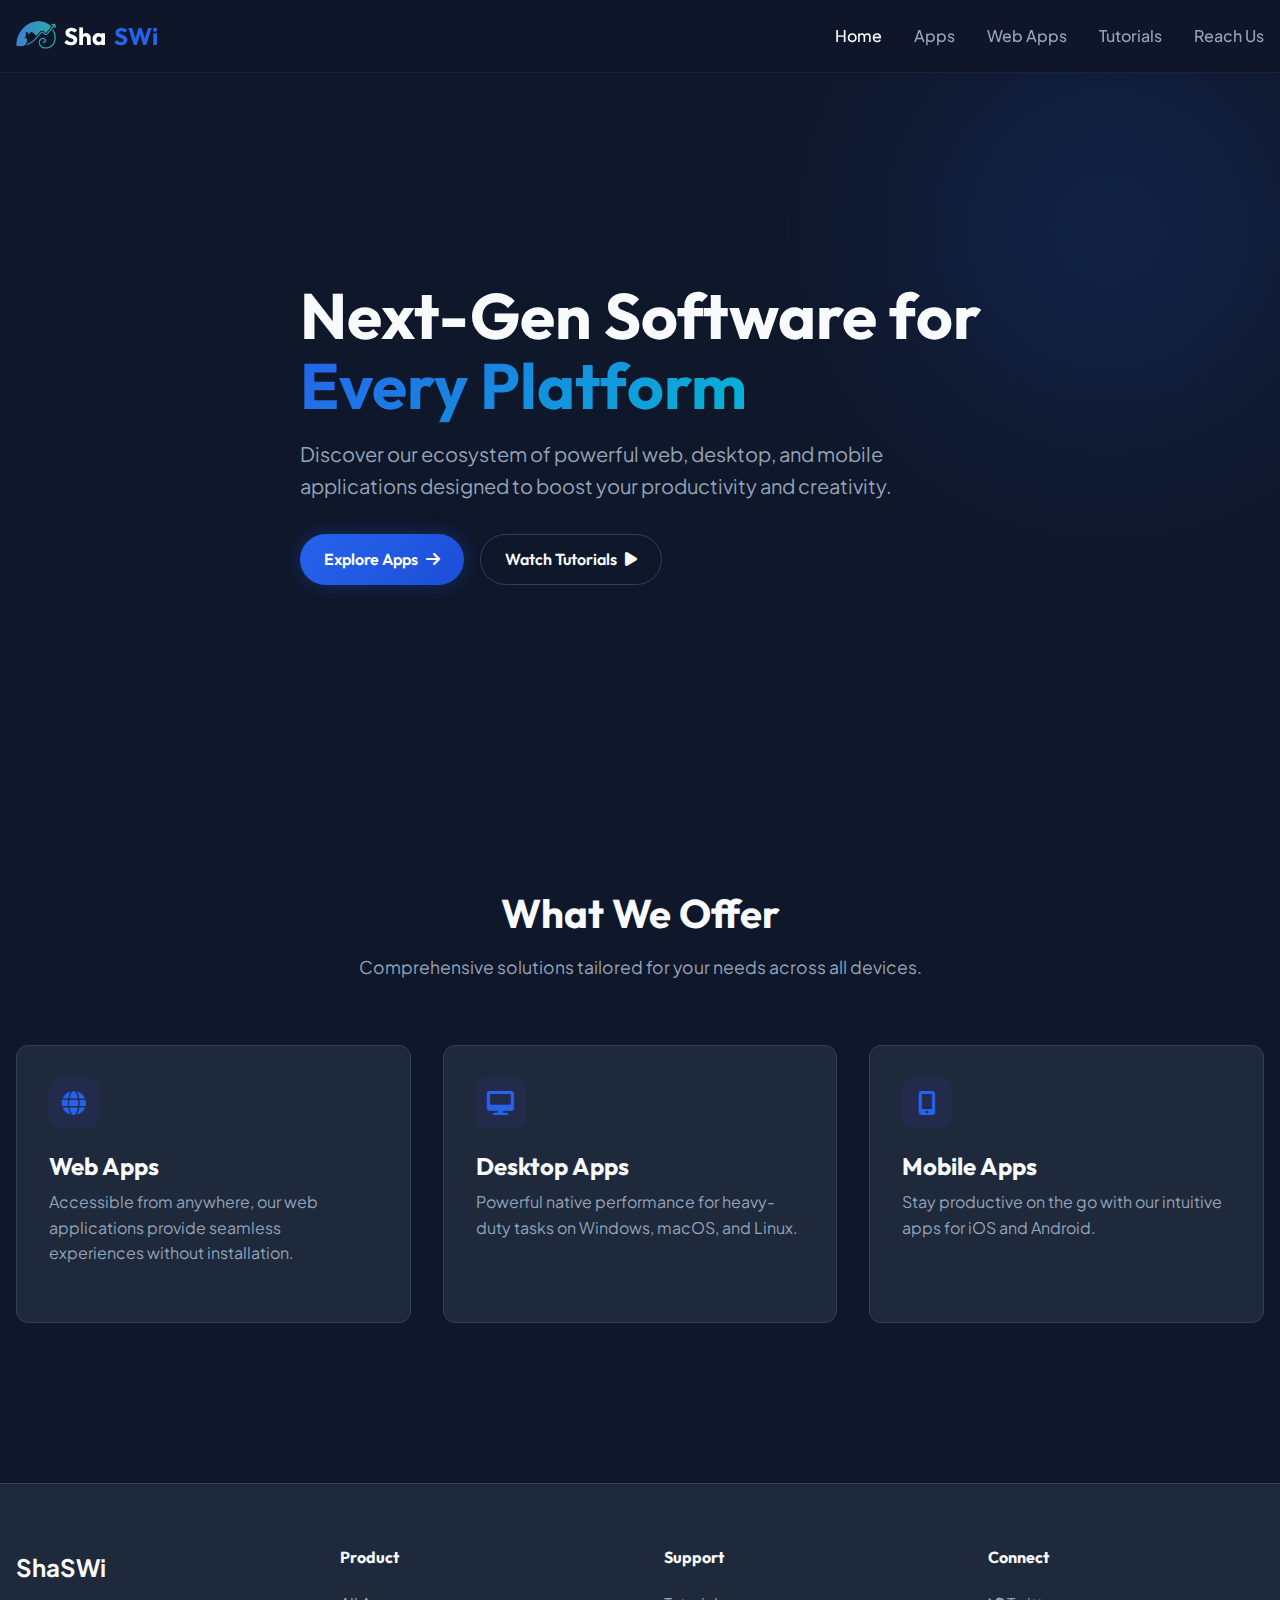
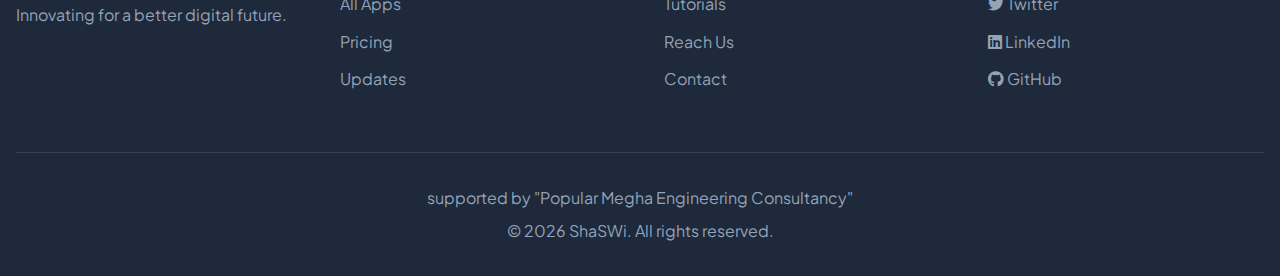
<file: index.html>
<!DOCTYPE html>
<html lang="en">

<head>
    <meta charset="UTF-8">
    <meta name="viewport" content="width=device-width, initial-scale=1.0">
    <title>ShaSWi - Modern Digital Solutions</title>
    <link rel="stylesheet" href="css/style.css">
    <link rel="stylesheet" href="https://cdnjs.cloudflare.com/ajax/libs/font-awesome/6.0.0/css/all.min.css">
</head>

<body>
    <!-- Navbar -->
    <nav class="navbar">
        <div class="container nav-container">
            <a href="index.html" class="logo">
                <img src="images/logo.png" alt="ShaSWi Logo" style="height: 40px;">
                Sha<span>SWi</span>
            </a>
            <div class="mobile-toggle">
                <i class="fas fa-bars"></i>
            </div>
            <ul class="nav-links">
                <li><a href="index.html" class="nav-link active">Home</a></li>
                <li><a href="apps.html" class="nav-link">Apps</a></li>
                <li><a href="apps.html#web-apps" class="nav-link">Web Apps</a></li>
                <li><a href="tutorials.html" class="nav-link">Tutorials</a></li>
                <li><a href="reach-us.html" class="nav-link">Reach Us</a></li>
            </ul>
        </div>
    </nav>

    <!-- Hero Section -->
    <header class="hero">
        <div class="container">
            <div class="hero-content">
                <h1 class="hero-title">Next-Gen Software for <br><span class="text-gradient">Every Platform</span></h1>
                <p class="hero-description">Discover our ecosystem of powerful web, desktop, and mobile applications
                    designed to boost your productivity and creativity.</p>
                <div class="hero-actions">
                    <a href="apps.html" class="btn btn-primary">
                        Explore Apps <i class="fas fa-arrow-right"></i>
                    </a>
                    <a href="tutorials.html" class="btn btn-outline">
                        Watch Tutorials <i class="fas fa-play"></i>
                    </a>
                </div>
            </div>
        </div>
    </header>

    <!-- About/Features Section -->
    <section class="section">
        <div class="container">
            <div class="text-center">
                <h2 class="section-title">What We Offer</h2>
                <p class="section-subtitle">Comprehensive solutions tailored for your needs across all devices.</p>
            </div>
            <div class="grid">
                <a href="apps.html#web-apps" class="card"
                    style="text-decoration: none; color: inherit; display: block; transition: transform 0.2s;">
                    <div class="card-icon"><i class="fas fa-globe"></i></div>
                    <h3 class="card-title">Web Apps</h3>
                    <p class="card-desc">Accessible from anywhere, our web applications provide seamless experiences
                        without installation.</p>
                </a>
                <a href="apps.html#desktop-apps" class="card"
                    style="text-decoration: none; color: inherit; display: block; transition: transform 0.2s;">
                    <div class="card-icon"><i class="fas fa-desktop"></i></div>
                    <h3 class="card-title">Desktop Apps</h3>
                    <p class="card-desc">Powerful native performance for heavy-duty tasks on Windows, macOS, and Linux.
                    </p>
                </a>
                <a href="apps.html#mobile-apps" class="card"
                    style="text-decoration: none; color: inherit; display: block; transition: transform 0.2s;">
                    <div class="card-icon"><i class="fas fa-mobile-alt"></i></div>
                    <h3 class="card-title">Mobile Apps</h3>
                    <p class="card-desc">Stay productive on the go with our intuitive apps for iOS and Android.</p>
                </a>
            </div>
        </div>
    </section>

    <!-- Footer -->
    <footer>
        <div class="container">
            <div class="footer-content">
                <div class="footer-brand">
                    <div class="footer-logo">ShaSWi</div>
                    <p style="color: var(--text-muted);">Innovating for a better digital future.</p>
                </div>
                <div class="footer-links">
                    <h4>Product</h4>
                    <ul>
                        <li><a href="apps.html">All Apps</a></li>
                        <li><a href="#">Pricing</a></li>
                        <li><a href="#">Updates</a></li>
                    </ul>
                </div>
                <div class="footer-links">
                    <h4>Support</h4>
                    <ul>
                        <li><a href="tutorials.html">Tutorials</a></li>
                        <li><a href="reach-us.html">Reach Us</a></li>
                        <li><a href="#">Contact</a></li>
                    </ul>
                </div>
                <div class="footer-links">
                    <h4>Connect</h4>
                    <ul>
                        <li><a href="#"><i class="fab fa-twitter"></i> Twitter</a></li>
                        <li><a href="#"><i class="fab fa-linkedin"></i> LinkedIn</a></li>
                        <li><a href="#"><i class="fab fa-github"></i> GitHub</a></li>
                    </ul>
                </div>
            </div>
            <div class="copyright">
                <p style="margin-bottom: 0.5rem; color: var(--text-muted);">supported by "Popular Megha Engineering
                    Consultancy"</p>
                &copy; 2026 ShaSWi. All rights reserved.
            </div>
        </div>
    </footer>

    <script src="js/main.js"></script>
</body>

</html>
</file>
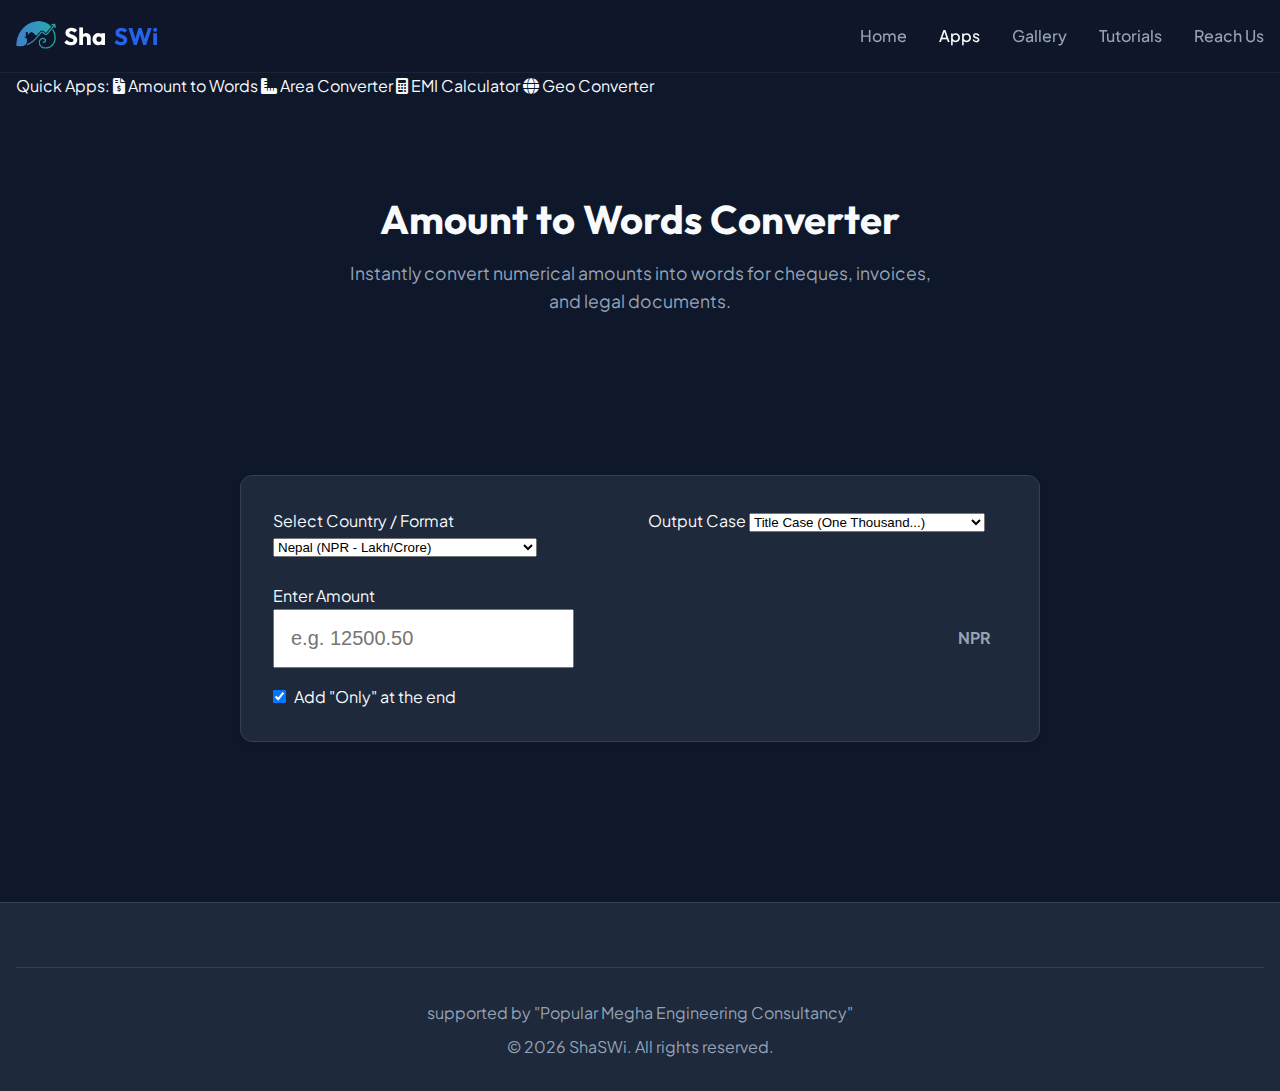
<file: amount-converter.html>
<!DOCTYPE html>
<html lang="en">

<head>
    <meta charset="UTF-8">
    <meta name="viewport" content="width=device-width, initial-scale=1.0">
    <title>Amount to Words Converter - ShaSWi</title>
    <link rel="stylesheet" href="css/style.css">
    <link rel="stylesheet" href="https://cdnjs.cloudflare.com/ajax/libs/font-awesome/6.0.0/css/all.min.css">
    <style>
        .converter-card {
            background: var(--surface);
            padding: 2rem;
            border-radius: 12px;
            box-shadow: 0 4px 6px -1px rgba(0, 0, 0, 0.1);
            border: 1px solid var(--border);
            max-width: 800px;
            margin: 0 auto;
        }

        .result-box {
            margin-top: 2rem;
            padding: 1.5rem;
            background: var(--background);
            border-radius: 8px;
            border: 1px solid var(--border);
            position: relative;
        }

        .result-text {
            font-size: 1.25rem;
            font-weight: 600;
            color: var(--primary);
            line-height: 1.6;
            margin-bottom: 0.5rem;
        }

        .copy-btn {
            position: absolute;
            top: 1rem;
            right: 1rem;
            background: transparent;
            border: none;
            color: var(--text-muted);
            cursor: pointer;
            transition: color 0.3s;
        }

        .copy-btn:hover {
            color: var(--primary);
        }

        .format-badge {
            display: inline-block;
            padding: 0.25rem 0.75rem;
            border-radius: 999px;
            font-size: 0.75rem;
            font-weight: 600;
            margin-bottom: 1rem;
        }

        .format-nepal {
            background: rgba(37, 99, 235, 0.1);
            color: var(--primary);
        }

        .format-intl {
            background: rgba(16, 185, 129, 0.1);
            color: var(--secondary);
        }

        /* Currency toggle switch */
        .toggle-switch {
            display: flex;
            align-items: center;
            gap: 0.5rem;
            margin-top: 1rem;
        }

        #amount-input {
            padding: 1rem;
            font-size: 1.25rem;
            height: auto;
        }
    </style>
</head>

<body>
    <nav class="navbar">
        <div class="container nav-container">
            <a href="index.html" class="logo"><img src="images/logo.png" alt="ShaSWi Logo" style="height: 40px;">
                Sha<span>SWi</span></a>
            <div class="mobile-toggle"><i class="fas fa-bars"></i></div>
            <ul class="nav-links">
                <li><a href="index.html" class="nav-link">Home</a></li>
                <li><a href="apps.html" class="nav-link active">Apps</a></li>
                <li><a href="gallery.html" class="nav-link">Gallery</a></li>
                <li><a href="tutorials.html" class="nav-link">Tutorials</a></li>
                <li><a href="reach-us.html" class="nav-link">Reach Us</a></li>
            </ul>
        </div>
    </nav>

    <!-- Quick Access Bar -->
    <div class="quick-access-bar">
        <div class="container quick-access-container">
            <span class="quick-access-label">Quick Apps:</span>
            <a href="amount-converter.html" class="quick-access-link active"><i class="fas fa-file-invoice-dollar"></i>
                Amount to Words</a>
            <a href="area-converter.html" class="quick-access-link"><i class="fas fa-ruler-combined"></i> Area
                Converter</a>
            <a href="emi-calculator.html" class="quick-access-link"><i class="fas fa-calculator"></i> EMI Calculator</a>
            <a href="geo-converter.html" class="quick-access-link"><i class="fas fa-globe"></i> Geo Converter</a>
        </div>
    </div>

    <header class="section text-center" style="padding-bottom: 0;">
        <div class="container">
            <h1 class="section-title">Amount to Words Converter</h1>
            <p class="section-subtitle">Instantly convert numerical amounts into words for cheques, invoices, and legal
                documents.</p>
        </div>
    </header>

    <section class="section">
        <div class="container">
            <div class="converter-card">
                <div class="grid" style="grid-template-columns: 1fr 1fr; gap: 1rem; margin-bottom: 1.5rem;">
                    <!-- Country/Format Selection -->
                    <div class="input-group">
                        <label>Select Country / Format</label>
                        <select id="country-select">
                            <option value="nepal" selected>Nepal (NPR - Lakh/Crore)</option>
                            <option value="india">India (INR - Lakh/Crore)</option>
                            <option value="usa">USA / International (USD - Million/Billion)</option>
                            <option value="australia">Australia (AUD - Million/Billion)</option>
                            <option value="canada">Canada (CAD - Million/Billion)</option>
                            <option value="euro">Europe (EUR - Million/Billion)</option>
                            <option value="uk">UK (GBP - Million/Billion)</option>
                        </select>
                    </div>

                    <!-- Currency Mode -->
                    <div class="input-group">
                        <label>Output Case</label>
                        <select id="case-select">
                            <option value="title" selected>Title Case (One Thousand...)</option>
                            <option value="upper">UPPERCASE (ONE THOUSAND...)</option>
                            <option value="lower">lowercase (one thousand...)</option>
                            <option value="sentence">Sentence case (One thousand...)</option>
                        </select>
                    </div>
                </div>

                <!-- Input Amount -->
                <div class="input-group">
                    <label>Enter Amount</label>
                    <div style="position: relative;">
                        <input type="number" id="amount-input" placeholder="e.g. 12500.50" step="0.01" min="0">
                        <span id="currency-symbol"
                            style="position: absolute; right: 1rem; top: 50%; transform: translateY(-50%); color: var(--text-muted); font-weight: bold;">NPR</span>
                    </div>
                </div>

                <div class="toggle-switch">
                    <input type="checkbox" id="only-suffix" checked>
                    <label for="only-suffix" style="margin-bottom: 0; cursor: pointer;">Add "Only" at the end</label>
                </div>

                <!-- Result Box -->
                <div class="result-box" id="result-box" style="display: none;">
                    <button class="copy-btn" id="copy-btn" title="Copy to Clipboard"><i
                            class="fas fa-copy"></i></button>
                    <div id="format-badge" class="format-badge format-nepal">Nepali Format</div>
                    <div class="result-text" id="result-text">
                        <!-- Result will appear here -->
                    </div>
                    <div style="margin-top: 0.5rem; font-size: 0.9rem; color: var(--text-muted);">
                        <span id="decimal-part-text"></span>
                    </div>
                </div>
            </div>
        </div>
    </section>

    <footer>
        <div class="container">
            <div class="copyright">
                <p style="margin-bottom: 0.5rem; color: var(--text-muted);">supported by "Popular Megha Engineering
                    Consultancy"</p>
                &copy; 2026 ShaSWi. All rights reserved.
            </div>
        </div>
    </footer>
    <script src="js/main.js"></script>
    <script src="js/amount-converter.js"></script>
</body>

</html>
</file>
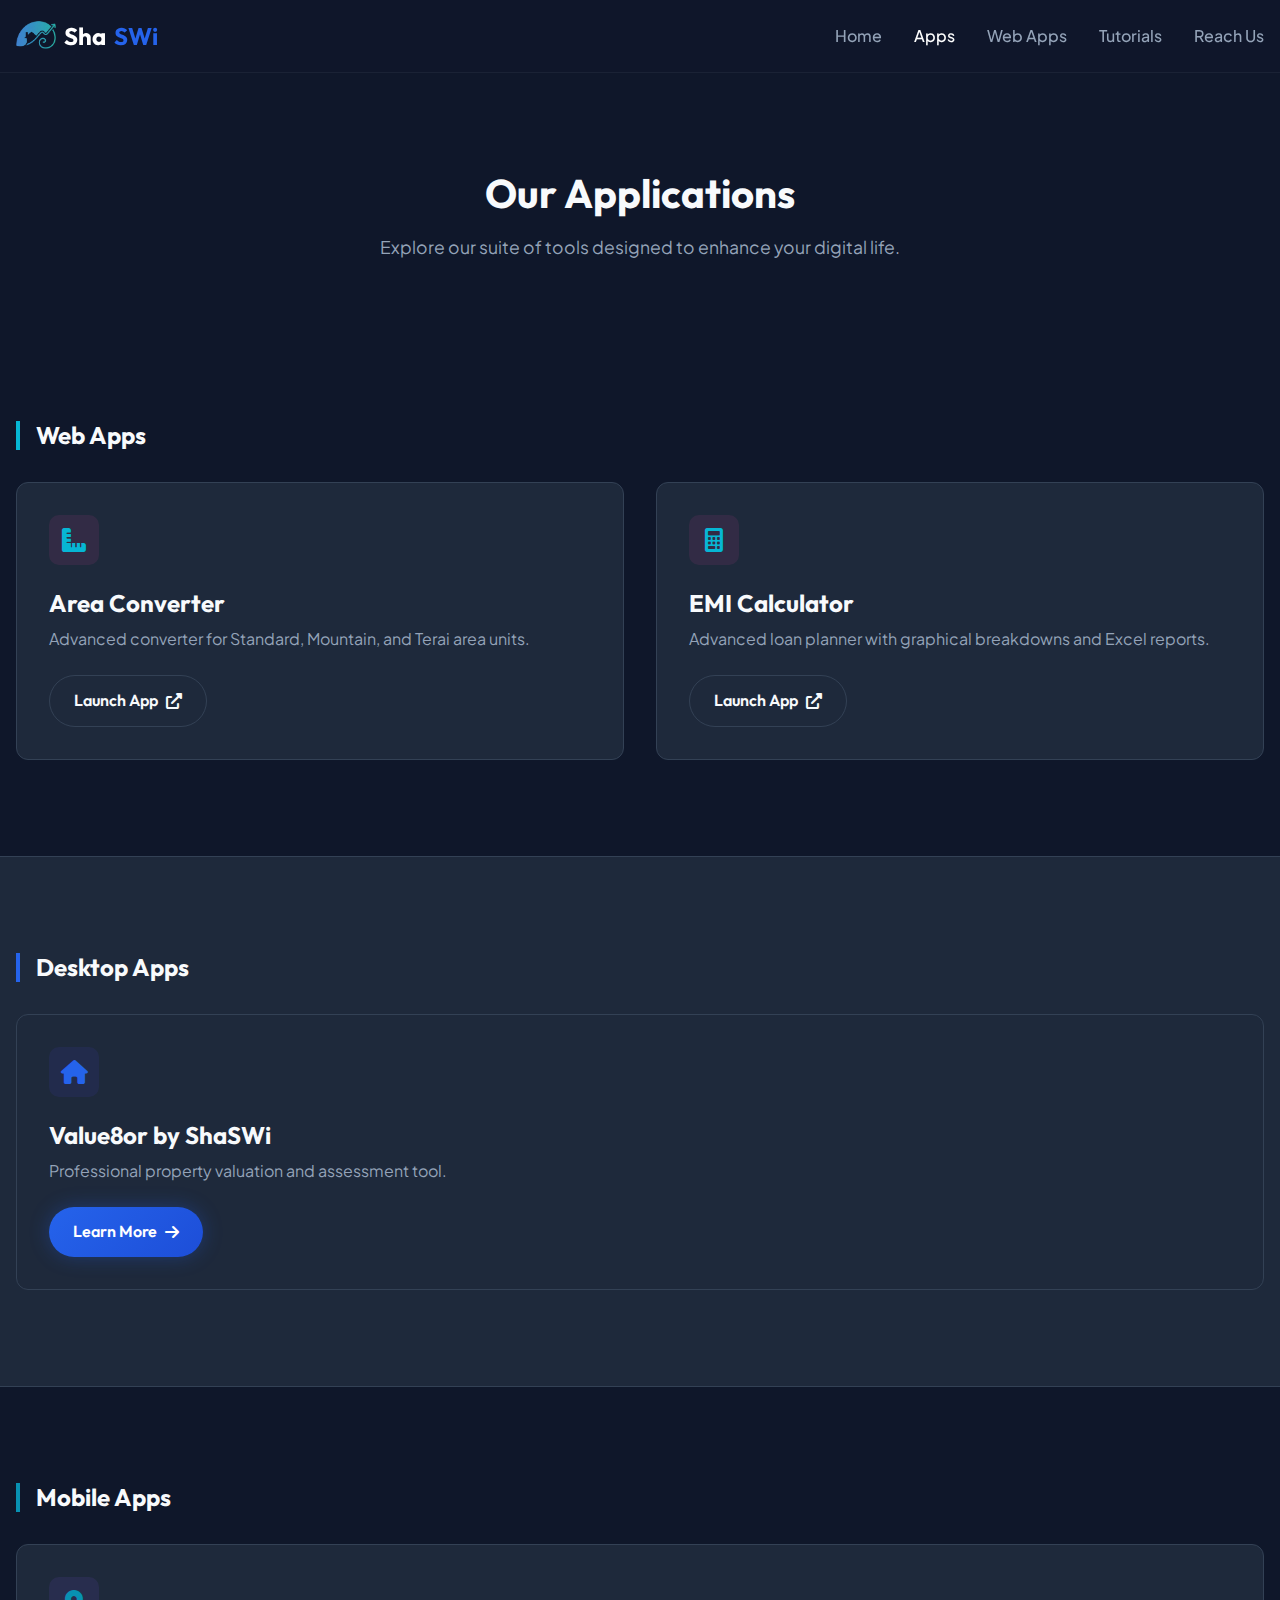
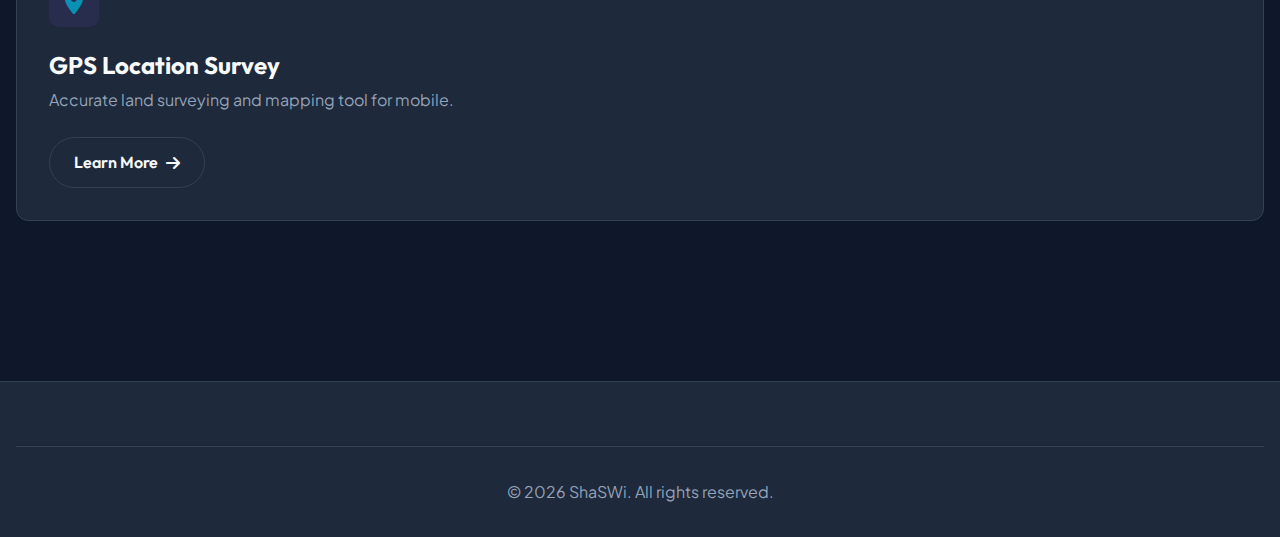
<file: apps.html>
<!DOCTYPE html>
<html lang="en">

<head>
    <meta charset="UTF-8">
    <meta name="viewport" content="width=device-width, initial-scale=1.0">
    <title>Apps - ShaSWi</title>
    <link rel="stylesheet" href="css/style.css">
    <link rel="stylesheet" href="https://cdnjs.cloudflare.com/ajax/libs/font-awesome/6.0.0/css/all.min.css">
</head>

<body>
    <nav class="navbar">
        <div class="container nav-container">
            <a href="index.html" class="logo"><img src="images/logo.png" alt="ShaSWi Logo" style="height: 40px;">
                Sha<span>SWi</span></a>
            <div class="mobile-toggle"><i class="fas fa-bars"></i></div>
            <ul class="nav-links">
                <li><a href="index.html" class="nav-link">Home</a></li>
                <li><a href="apps.html" class="nav-link active">Apps</a></li>
                <li><a href="apps.html#web-apps" class="nav-link">Web Apps</a></li>
                <li><a href="tutorials.html" class="nav-link">Tutorials</a></li>
                <li><a href="reach-us.html" class="nav-link">Reach Us</a></li>
            </ul>
        </div>
    </nav>

    <header class="section text-center" style="padding-bottom: 0;">
        <div class="container">
            <h1 class="section-title">Our Applications</h1>
            <p class="section-subtitle">Explore our suite of tools designed to enhance your digital life.</p>
        </div>
    </header>

    <section class="section">
        <div class="container">
            <h2 id="web-apps" style="margin-bottom: 2rem; border-left: 4px solid var(--secondary); padding-left: 1rem;">
                Web Apps</h2>
            <div class="grid">

                <!-- Area Converter App -->
                <div class="card">
                    <div class="card-icon" style="color: var(--secondary); background: rgba(236, 72, 153, 0.1);"><i
                            class="fas fa-ruler-combined"></i></div>
                    <h3 class="card-title">Area Converter</h3>
                    <p class="card-desc">Advanced converter for Standard, Mountain, and Terai area units.</p>
                    <a href="area-converter.html" class="btn btn-outline">Launch App <i
                            class="fas fa-external-link-alt"></i></a>
                </div>
                <!-- End Area Converter -->

                <div class="card">
                    <div class="card-icon" style="color: var(--secondary); background: rgba(236, 72, 153, 0.1);"><i
                            class="fas fa-calculator"></i></div>
                    <h3 class="card-title">EMI Calculator</h3>
                    <p class="card-desc">Advanced loan planner with graphical breakdowns and Excel reports.</p>
                    <a href="emi-calculator.html" class="btn btn-outline">Launch App <i
                            class="fas fa-external-link-alt"></i></a>
                </div>
            </div>
        </div>
    </section>

    <section class="section"
        style="background: var(--surface); border-top: 1px solid var(--border); border-bottom: 1px solid var(--border);">
        <div class="container">
            <h2 style="margin-bottom: 2rem; border-left: 4px solid var(--primary); padding-left: 1rem;">Desktop Apps
            </h2>
            <div class="grid">
                <!-- Value8or App -->
                <div class="card">
                    <div class="card-icon"><i class="fas fa-home"></i></div>
                    <h3 class="card-title">Value8or by ShaSWi</h3>
                    <p class="card-desc">Professional property valuation and assessment tool.</p>
                    <a href="value8or.html" class="btn btn-primary">Learn More <i class="fas fa-arrow-right"></i></a>
                </div>
                <!-- Previous Apps -->

            </div>
        </div>
    </section>

    <section class="section">
        <div class="container">
            <h2 id="mobile-apps" style="margin-bottom: 2rem; border-left: 4px solid var(--accent); padding-left: 1rem;">
                Mobile Apps</h2>
            <div class="grid">
                <!-- GPS Survey App -->
                <div class="card">
                    <div class="card-icon" style="color: var(--accent); background: rgba(139, 92, 246, 0.1);"><i
                            class="fas fa-map-marker-alt"></i></div>
                    <h3 class="card-title">GPS Location Survey</h3>
                    <p class="card-desc">Accurate land surveying and mapping tool for mobile.</p>
                    <a href="gps-survey.html" class="btn btn-outline">Learn More <i class="fas fa-arrow-right"></i></a>
                </div>
                <!-- Other Mobile Apps -->

            </div>
        </div>
    </section>

    <footer>
        <div class="container">
            <div class="copyright">
                &copy; 2026 ShaSWi. All rights reserved.
            </div>
        </div>
    </footer>
    <script src="js/main.js"></script>
</body>

</html>
</file>
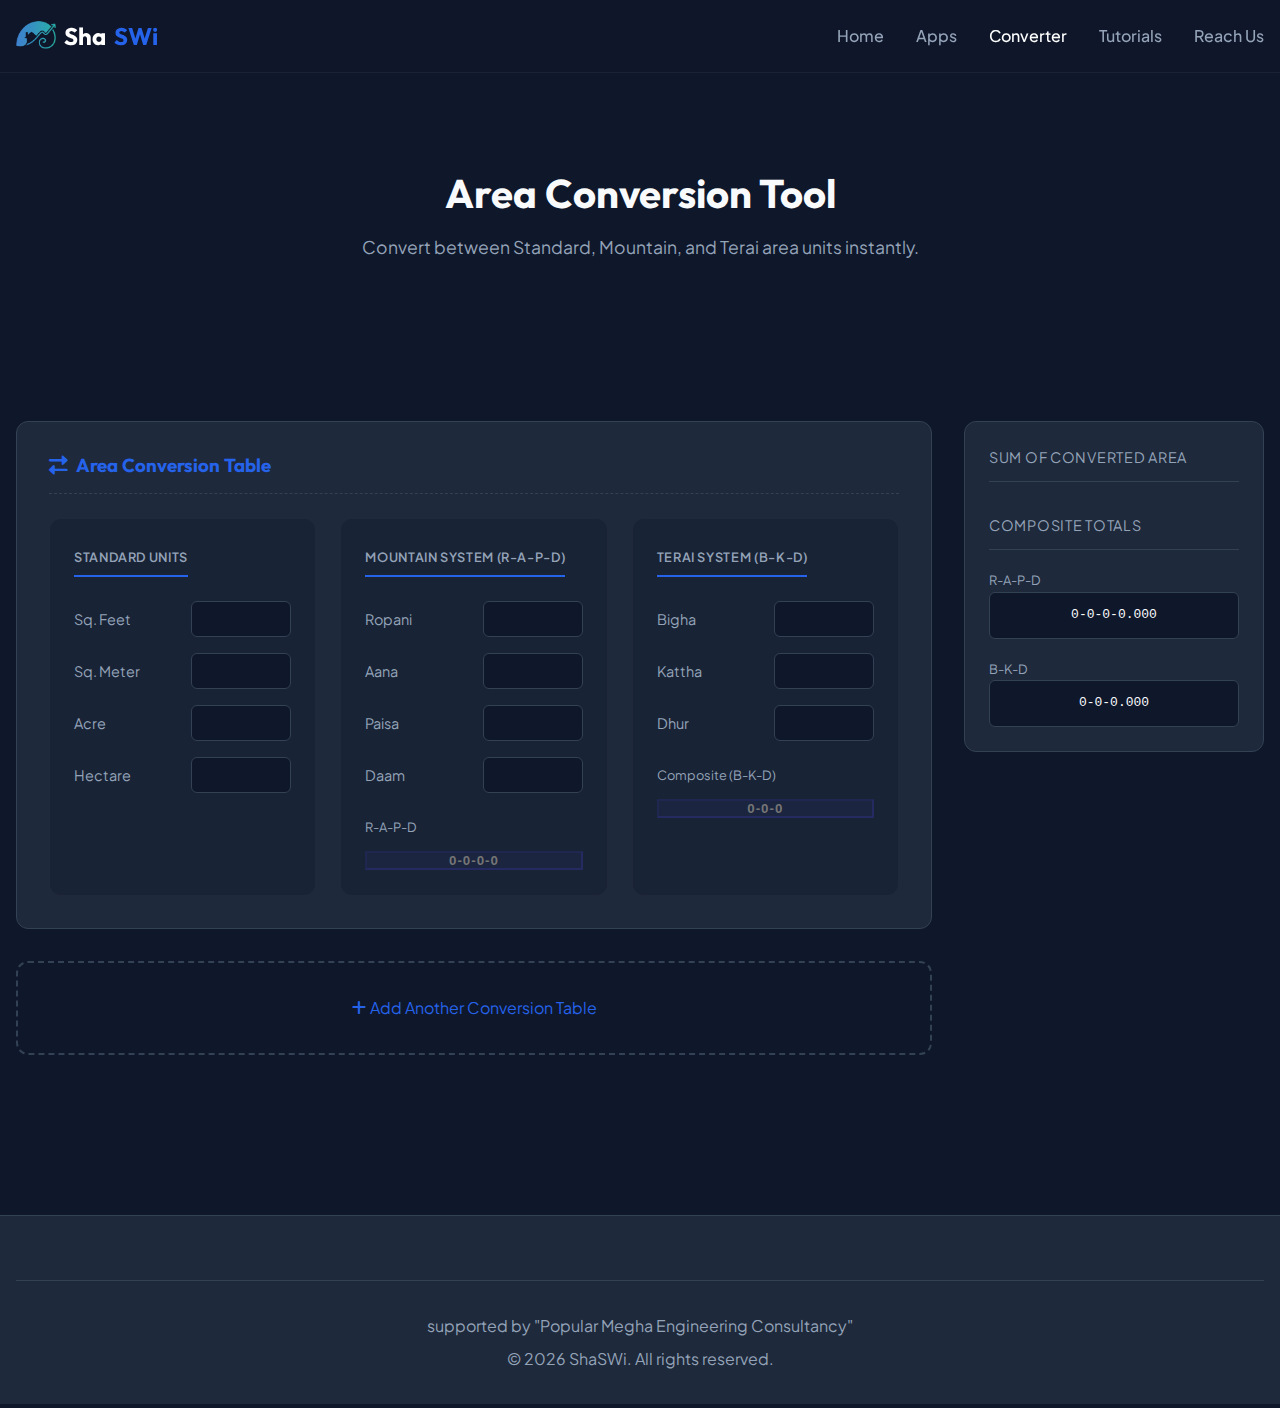
<file: area-converter.html>
<!DOCTYPE html>
<html lang="en">

<head>
    <meta charset="UTF-8">
    <meta name="viewport" content="width=device-width, initial-scale=1.0">
    <title>Area Converter - ShaSWi</title>
    <link rel="stylesheet" href="css/style.css">
    <link rel="stylesheet" href="css/converter.css">
    <link rel="stylesheet" href="https://cdnjs.cloudflare.com/ajax/libs/font-awesome/6.0.0/css/all.min.css">
</head>

<body>
    <nav class="navbar">
        <div class="container nav-container">
            <a href="index.html" class="logo"><img src="images/logo.png" alt="ShaSWi Logo" style="height: 40px;">
                Sha<span>SWi</span></a>
            <div class="mobile-toggle"><i class="fas fa-bars"></i></div>
            <ul class="nav-links">
                <li><a href="index.html" class="nav-link">Home</a></li>
                <li><a href="apps.html" class="nav-link">Apps</a></li>
                <li><a href="area-converter.html" class="nav-link active">Converter</a></li>
                <li><a href="tutorials.html" class="nav-link">Tutorials</a></li>
                <li><a href="reach-us.html" class="nav-link">Reach Us</a></li>
            </ul>
        </div>
    </nav>

    <header class="section text-center" style="padding-bottom: 0;">
        <div class="container">
            <h1 class="section-title">Area Conversion Tool</h1>
            <p class="section-subtitle">Convert between Standard, Mountain, and Terai area units instantly.</p>
        </div>
    </header>

    <section class="section">
        <div class="container">
            <div class="converter-layout">
                <!-- Main Content: List of Conversion Tables -->
                <div class="main-content">
                    <div id="converters-container">
                        <!-- JS renders tables here -->
                    </div>

                    <div id="add-converter-btn" class="add-btn-container">
                        <i class="fas fa-plus"></i> Add Another Conversion Table
                    </div>
                </div>

                <!-- Sidebar: Summary -->
                <aside class="summary-sidebar">
                    <div class="sidebar-title">Sum of Converted Area</div>
                    <div id="summary-values">
                        <!-- JS renders summary rows here -->
                    </div>

                    <div style="margin-top: 2rem;">
                        <div class="sidebar-title">Composite Totals</div>
                        <div style="margin-bottom: 1rem;">
                            <label style="font-size: 0.8rem; color: var(--text-muted);">R-A-P-D</label>
                            <div id="summary-rapd"
                                style="background: var(--background); padding: 0.75rem; border-radius: 6px; font-family: monospace; text-align: center; border: 1px solid var(--border);">
                                0-0-0-0.000</div>
                        </div>
                        <div>
                            <label style="font-size: 0.8rem; color: var(--text-muted);">B-K-D</label>
                            <div id="summary-bkd"
                                style="background: var(--background); padding: 0.75rem; border-radius: 6px; font-family: monospace; text-align: center; border: 1px solid var(--border);">
                                0-0-0.000</div>
                        </div>
                    </div>
                </aside>
            </div>
        </div>
    </section>

    <footer>
        <div class="container">
            <div class="copyright">
                <p style="margin-bottom: 0.5rem; color: var(--text-muted);">supported by "Popular Megha Engineering
                    Consultancy"</p>
                &copy; 2026 ShaSWi. All rights reserved.
            </div>
        </div>
    </footer>
    <script src="js/main.js"></script>
    <script src="js/converter.js"></script>
</body>

</html>
</file>
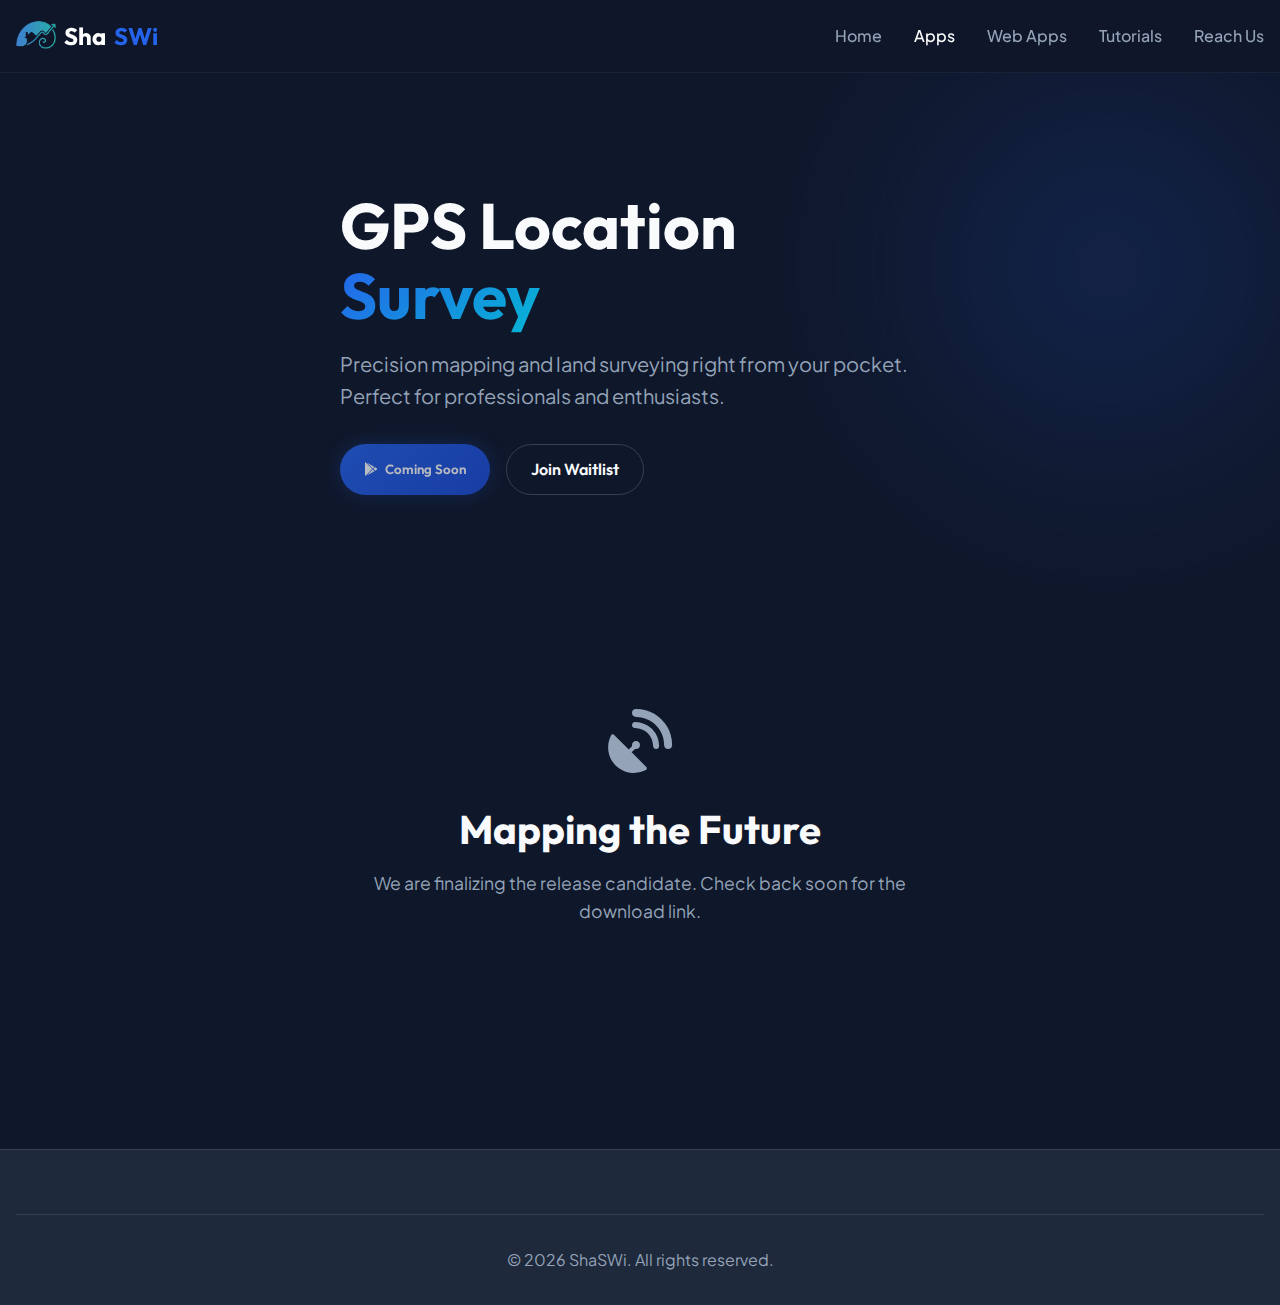
<file: gps-survey.html>
<!DOCTYPE html>
<html lang="en">

<head>
    <meta charset="UTF-8">
    <meta name="viewport" content="width=device-width, initial-scale=1.0">
    <title>GPS Location Survey - ShaSWi</title>
    <link rel="stylesheet" href="css/style.css">
    <link rel="stylesheet" href="https://cdnjs.cloudflare.com/ajax/libs/font-awesome/6.0.0/css/all.min.css">
</head>

<body>
    <nav class="navbar">
        <div class="container nav-container">
            <a href="index.html" class="logo"><img src="images/logo.png" alt="ShaSWi Logo" style="height: 40px;">
                Sha<span>SWi</span></a>
            <div class="mobile-toggle"><i class="fas fa-bars"></i></div>
            <ul class="nav-links">
                <li><a href="index.html" class="nav-link">Home</a></li>
                <li><a href="apps.html" class="nav-link active">Apps</a></li>
                <li><a href="apps.html#web-apps" class="nav-link">Web Apps</a></li>
                <li><a href="tutorials.html" class="nav-link">Tutorials</a></li>
                <li><a href="reach-us.html" class="nav-link">Reach Us</a></li>
            </ul>
        </div>
    </nav>

    <header class="hero" style="min-height: 60vh;">
        <div class="container">
            <div class="hero-content">
                <h1 class="hero-title">GPS Location <br><span class="text-gradient">Survey</span></h1>
                <p class="hero-description">Precision mapping and land surveying right from your pocket. Perfect for
                    professionals and enthusiasts.</p>
                <div class="hero-actions">
                    <button class="btn btn-primary" disabled style="opacity: 0.7; cursor: not-allowed;">
                        <i class="fab fa-google-play"></i> Coming Soon
                    </button>
                    <a href="reach-us.html" class="btn btn-outline">Join Waitlist</a>
                </div>
            </div>
        </div>
    </header>

    <section class="section">
        <div class="container text-center">
            <i class="fas fa-satellite-dish"
                style="font-size: 4rem; color: var(--text-muted); margin-bottom: 2rem;"></i>
            <h2 class="section-title">Mapping the Future</h2>
            <p class="section-subtitle">We are finalizing the release candidate. Check back soon for the download link.
            </p>
        </div>
    </section>

    <footer>
        <div class="container">
            <div class="copyright">
                &copy; 2026 ShaSWi. All rights reserved.
            </div>
        </div>
    </footer>
    <script src="js/main.js"></script>
</body>

</html>
</file>
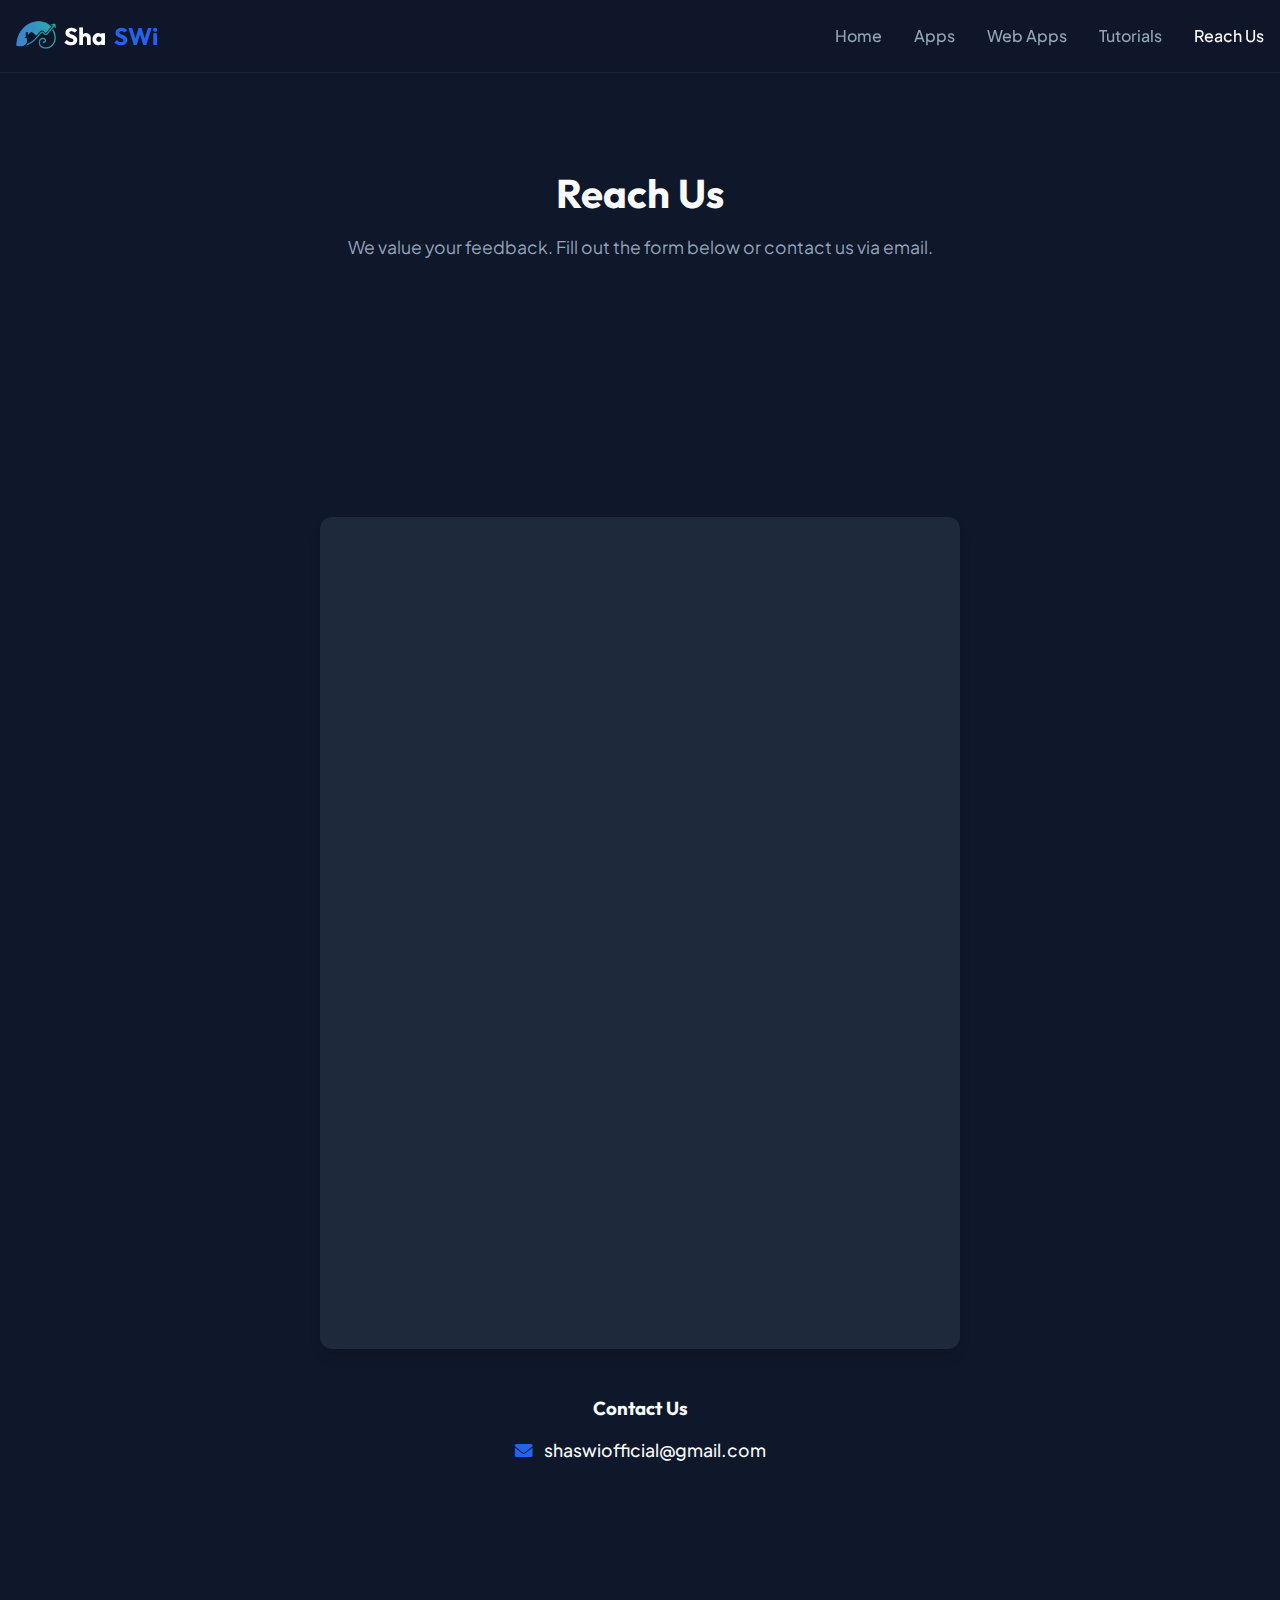
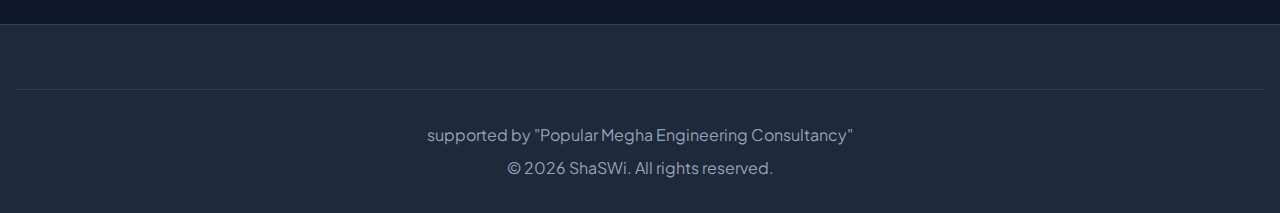
<file: reach-us.html>
<!DOCTYPE html>
<html lang="en">

<head>
    <meta charset="UTF-8">
    <meta name="viewport" content="width=device-width, initial-scale=1.0">
    <title>Reach Us - ShaSWi</title>
    <link rel="stylesheet" href="css/style.css">
    <link rel="stylesheet" href="https://cdnjs.cloudflare.com/ajax/libs/font-awesome/6.0.0/css/all.min.css">
    <style>
        .form-group {
            margin-bottom: 1.5rem;
        }

        label {
            display: block;
            margin-bottom: 0.5rem;
            color: var(--text-muted);
            font-weight: 500;
        }

        input,
        textarea,
        select {
            width: 100%;
            padding: 1rem;
            background: var(--surface);
            border: 1px solid var(--border);
            border-radius: var(--radius);
            color: var(--text);
            font-family: var(--font-body);
            font-size: 1rem;
            transition: border-color 0.3s;
        }

        input:focus,
        textarea:focus,
        select:focus {
            outline: none;
            border-color: var(--primary);
        }

        .form-container {
            max-width: 600px;
            margin: 0 auto;
            background: var(--surface);
            padding: 2rem;
            border-radius: var(--radius);
            border: 1px solid var(--border);
        }
    </style>
</head>

<body>
    <nav class="navbar">
        <div class="container nav-container">
            <a href="index.html" class="logo"><img src="images/logo.png" alt="ShaSWi Logo" style="height: 40px;">
                Sha<span>SWi</span></a>
            <div class="mobile-toggle"><i class="fas fa-bars"></i></div>
            <ul class="nav-links">
                <li><a href="index.html" class="nav-link">Home</a></li>
                <li><a href="apps.html" class="nav-link">Apps</a></li>
                <li><a href="apps.html#web-apps" class="nav-link">Web Apps</a></li>
                <li><a href="tutorials.html" class="nav-link">Tutorials</a></li>
                <li><a href="reach-us.html" class="nav-link active">Reach Us</a></li>
            </ul>
        </div>
    </nav>

    <header class="section text-center">
        <div class="container">
            <h1 class="section-title">Reach Us</h1>
            <p class="section-subtitle">We value your feedback. Fill out the form below or contact us via email.</p>
        </div>
    </header>

    <section class="section">
        <div class="container">
            <div
                style="background: var(--surface); border-radius: var(--radius); padding: 1rem; box-shadow: var(--shadow-lg); overflow: hidden; max-width: 640px; margin: 0 auto;">
                <iframe
                    src="https://docs.google.com/forms/d/e/1FAIpQLScikZna2ASB5pRQ_7VD2Fzwkwj7bqFCRfw86g76ZneN8JMGKg/viewform?embedded=true"
                    width="100%" height="800" frameborder="0" marginheight="0" marginwidth="0"
                    style="border: none; display: block;">
                    Loading…
                </iframe>
            </div>

            <div class="text-center" style="margin-top: 3rem;">
                <h3 style="margin-bottom: 1rem;">Contact Us</h3>
                <p style="color: var(--text-muted); font-size: 1.1rem;">
                    <i class="fas fa-envelope" style="color: var(--primary); margin-right: 0.5rem;"></i>
                    <a href="mailto:shaswiofficial@gmail.com"
                        style="color: var(--text); text-decoration: none; font-weight: 500;">shaswiofficial@gmail.com</a>
                </p>
            </div>
        </div>
    </section>

    <footer>
        <div class="container">
            <div class="copyright">
                <p style="margin-bottom: 0.5rem; color: var(--text-muted);">supported by "Popular Megha Engineering
                    Consultancy"</p>
                &copy; 2026 ShaSWi. All rights reserved.
            </div>
        </div>
    </footer>
    <script src="js/main.js"></script>
</body>

</html>
</file>
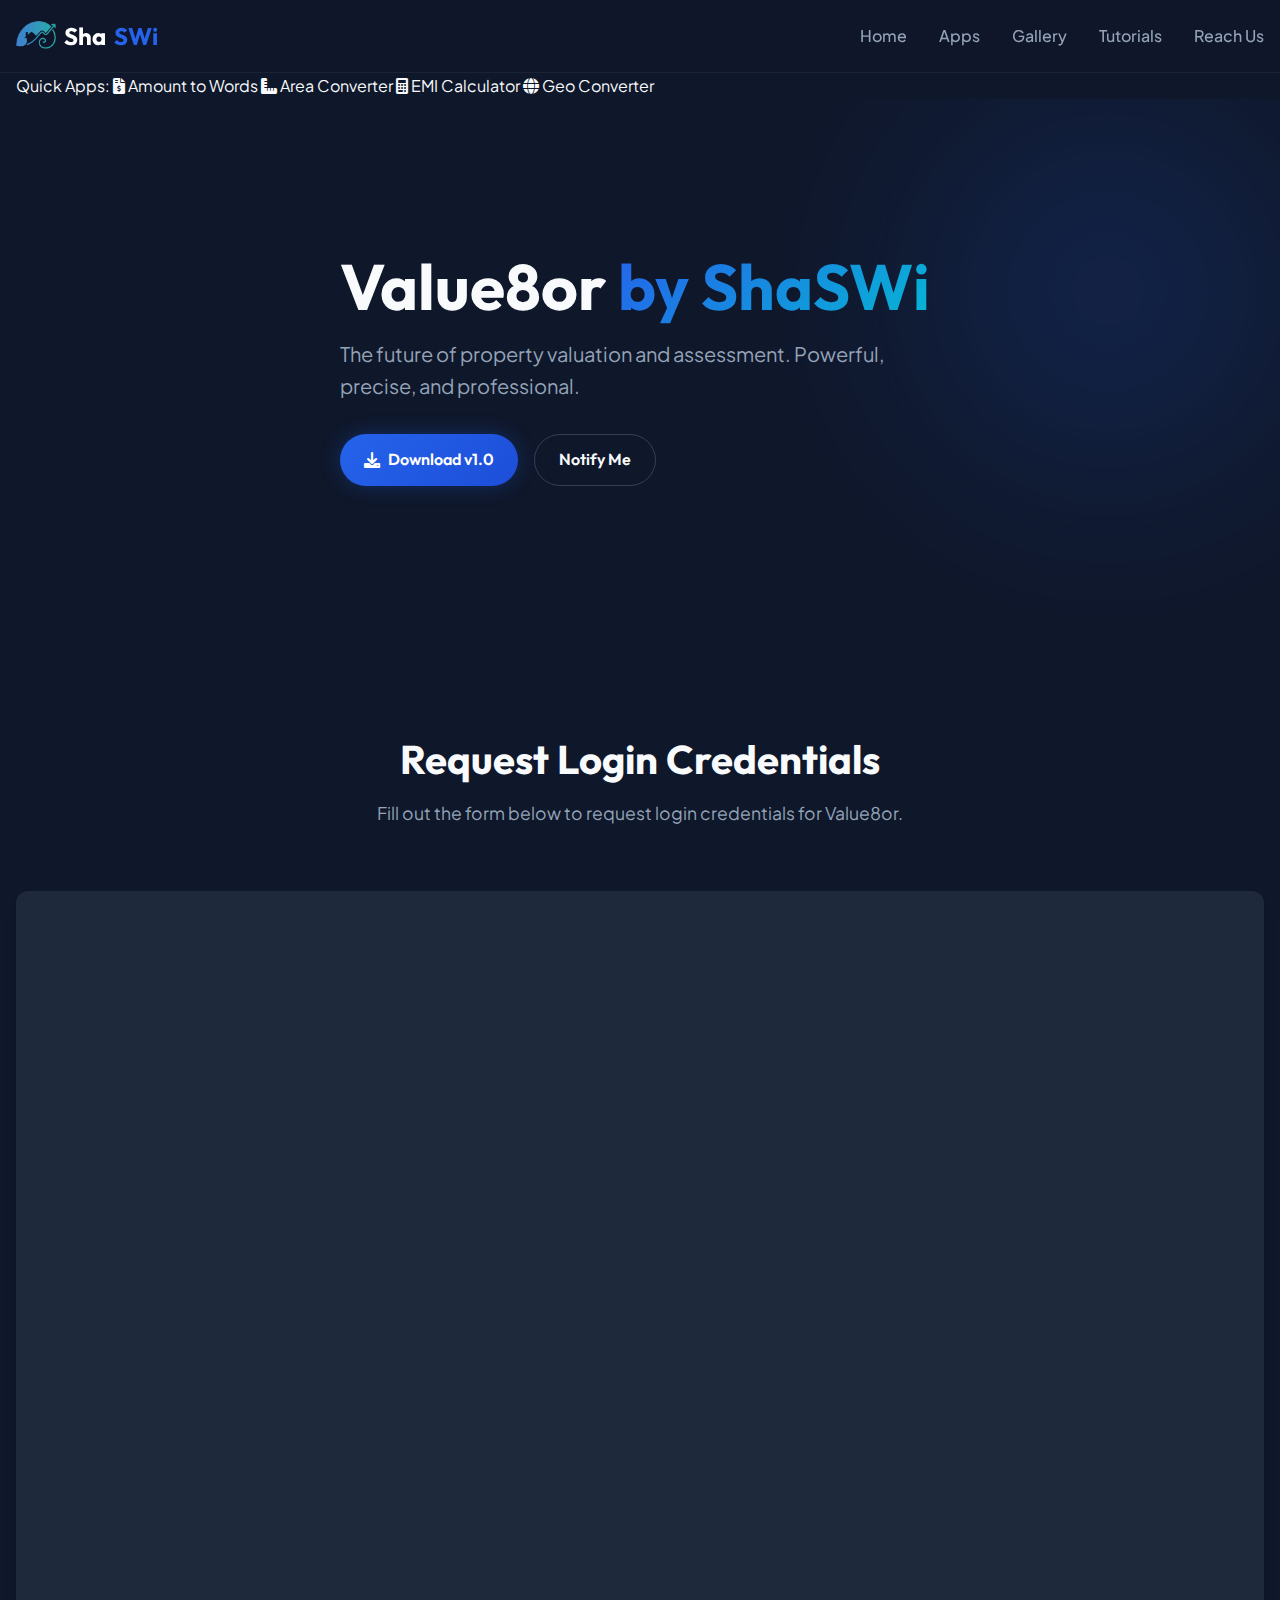
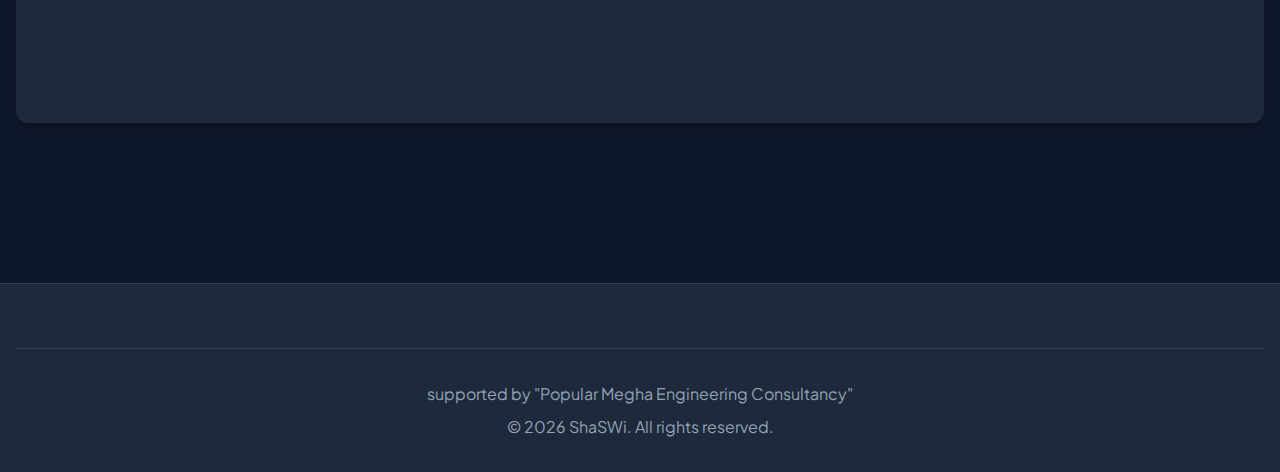
<file: value8or.html>
<!DOCTYPE html>
<html lang="en">

<head>
    <meta charset="UTF-8">
    <meta name="viewport" content="width=device-width, initial-scale=1.0">
    <title>Value8or by ShaSWi</title>
    <link rel="stylesheet" href="css/style.css">
    <link rel="stylesheet" href="https://cdnjs.cloudflare.com/ajax/libs/font-awesome/6.0.0/css/all.min.css">
</head>

<body>
    <nav class="navbar">
        <div class="container nav-container">
            <a href="index.html" class="logo"><img src="images/logo.png" alt="ShaSWi Logo" style="height: 40px;">
                Sha<span>SWi</span></a>
            <div class="mobile-toggle"><i class="fas fa-bars"></i></div>
            <ul class="nav-links">
                <li><a href="index.html" class="nav-link">Home</a></li>
                <li><a href="apps.html" class="nav-link">Apps</a></li>
                <li><a href="gallery.html" class="nav-link">Gallery</a></li>
                <li><a href="tutorials.html" class="nav-link">Tutorials</a></li>
                <li><a href="reach-us.html" class="nav-link">Reach Us</a></li>
            </ul>
        </div>
    </nav>

    <!-- Quick Access Bar -->
    <div class="quick-access-bar">
        <div class="container quick-access-container">
            <span class="quick-access-label">Quick Apps:</span>
            <a href="amount-converter.html" class="quick-access-link"><i class="fas fa-file-invoice-dollar"></i> Amount
                to
                Words</a>
            <a href="area-converter.html" class="quick-access-link"><i class="fas fa-ruler-combined"></i> Area
                Converter</a>
            <a href="emi-calculator.html" class="quick-access-link"><i class="fas fa-calculator"></i> EMI Calculator</a>
            <a href="geo-converter.html" class="quick-access-link"><i class="fas fa-globe"></i> Geo Converter</a>
        </div>
    </div>

    <header class="hero" style="min-height: 60vh;">
        <div class="container">
            <div class="hero-content">
                <h1 class="hero-title">Value8or <span class="text-gradient">by ShaSWi</span></h1>
                <p class="hero-description">The future of property valuation and assessment. Powerful, precise, and
                    professional.</p>
                <div class="hero-actions">
                    <a href="https://drive.google.com/file/d/1tS1EPnKdsIu12l85S5GgjH0jgVUiEWrY/view?usp=sharing"
                        target="_blank" class="btn btn-primary">
                        <i class="fas fa-download"></i> Download v1.0
                    </a>
                    <a href="reach-us.html" class="btn btn-outline">Notify Me</a>
                </div>
            </div>
        </div>
    </header>

    <section class="section">
        <div class="container">
            <div class="text-center" style="margin-bottom: 2rem;">
                <h2 class="section-title">Request Login Credentials</h2>
                <p class="section-subtitle">Fill out the form below to request login credentials for Value8or.</p>
            </div>

            <div
                style="background: var(--surface); border-radius: var(--radius); padding: 1rem; box-shadow: var(--shadow-lg); overflow: hidden;">
                <iframe
                    src="https://docs.google.com/forms/d/e/1FAIpQLSdLKvXFVfHUlxdePRM7cbA1HXW0WLD_dV5wFPeSGROH5uD_IA/viewform?embedded=true"
                    width="100%" height="800" frameborder="0" marginheight="0" marginwidth="0"
                    style="border: none; display: block; max-width: 640px; margin: 0 auto;">
                    Loading…
                </iframe>
            </div>
        </div>
    </section>

    <footer>
        <div class="container">
            <div class="copyright">
                <p style="margin-bottom: 0.5rem; color: var(--text-muted);">supported by "Popular Megha Engineering
                    Consultancy"</p>
                &copy; 2026 ShaSWi. All rights reserved.
            </div>
        </div>
    </footer>
    <script src="js/main.js"></script>
</body>

</html>
</file>
<file: css/style.css>
/* Google Fonts */
@import url('https://fonts.googleapis.com/css2?family=Outfit:wght@300;400;600;700&family=Plus+Jakarta+Sans:wght@400;500;600;700&display=swap');

:root {
  /* Color Palette - Updated Brand (Blue-Teal) */
  --primary: #2563EB;
  /* Bright Blue */
  --primary-dark: #1D4ED8;
  --secondary: #06B6D4;
  /* Cyan/Teal */
  --accent: #0891B2;
  --background: #0F172A;
  /* Keep dark theme */
  --surface: #1E293B;
  --surface-hover: #334155;
  --text: #F8FAFC;
  --text-muted: #94A3B8;
  --border: #334155;
  --success: #10B981;
  --error: #EF4444;

  /* Spacing */
  --spacing-xs: 0.5rem;
  --spacing-sm: 1rem;
  --spacing-md: 2rem;
  --spacing-lg: 4rem;
  --spacing-xl: 6rem;

  /* Typography */
  --font-heading: 'Outfit', sans-serif;
  --font-body: 'Plus Jakarta Sans', sans-serif;

  /* Shadows */
  --shadow-sm: 0 1px 2px 0 rgb(0 0 0 / 0.05);
  --shadow-md: 0 4px 6px -1px rgb(0 0 0 / 0.1), 0 2px 4px -2px rgb(0 0 0 / 0.1);
  --shadow-lg: 0 10px 15px -3px rgb(0 0 0 / 0.1), 0 4px 6px -4px rgb(0 0 0 / 0.1);
  --shadow-glow: 0 0 20px rgba(37, 99, 235, 0.3);

  /* Radius */
  --radius: 12px;
}

/* Reset & Base */
* {
  margin: 0;
  padding: 0;
  box-sizing: border-box;
}

body {
  font-family: var(--font-body);
  background-color: var(--background);
  color: var(--text);
  line-height: 1.6;
  overflow-x: hidden;
}

a {
  text-decoration: none;
  color: inherit;
  transition: all 0.3s ease;
}

ul {
  list-style: none;
}

img {
  max-width: 100%;
  border-radius: var(--radius);
}

h1,
h2,
h3,
h4,
h5,
h6 {
  font-family: var(--font-heading);
  font-weight: 700;
  line-height: 1.2;
}

/* Layout Utilities */
.container {
  max-width: 1280px;
  margin: 0 auto;
  padding: 0 var(--spacing-sm);
}

.section {
  padding: var(--spacing-xl) 0;
}

/* Typography Utilities */
.text-center {
  text-align: center;
}

.text-gradient {
  background: linear-gradient(135deg, var(--primary) 0%, var(--secondary) 100%);
  -webkit-background-clip: text;
  -webkit-text-fill-color: transparent;
  background-clip: text;
}

.section-title {
  font-size: 2.5rem;
  margin-bottom: var(--spacing-sm);
}

.section-subtitle {
  color: var(--text-muted);
  font-size: 1.1rem;
  margin-bottom: var(--spacing-lg);
  max-width: 600px;
  margin-left: auto;
  margin-right: auto;
}

/* Components */
.btn {
  display: inline-flex;
  align-items: center;
  gap: 0.5rem;
  padding: 0.75rem 1.5rem;
  border-radius: 50px;
  font-weight: 600;
  font-family: var(--font-heading);
  cursor: pointer;
  border: none;
  transition: transform 0.2s, box-shadow 0.2s;
}

.btn-primary {
  background: linear-gradient(135deg, var(--primary) 0%, var(--primary-dark) 100%);
  color: white;
  box-shadow: var(--shadow-glow);
}

.btn-primary:hover {
  transform: translateY(-2px);
  box-shadow: 0 10px 25px rgba(79, 70, 229, 0.5);
}

.btn-outline {
  background: transparent;
  border: 1px solid var(--border);
  color: var(--text);
}

.btn-outline:hover {
  background: var(--surface);
  border-color: var(--text-muted);
}

/* Navbar */
.navbar {
  position: sticky;
  top: 0;
  z-index: 1000;
  background-color: rgba(15, 23, 42, 0.8);
  backdrop-filter: blur(10px);
  border-bottom: 1px solid rgba(255, 255, 255, 0.05);
  padding: 1rem 0;
}

.nav-container {
  display: flex;
  justify-content: space-between;
  align-items: center;
}

.logo {
  font-size: 1.5rem;
  font-weight: 700;
  font-family: var(--font-heading);
  color: white;
  display: flex;
  align-items: center;
  gap: 0.5rem;
}

.logo span {
  color: var(--primary);
}

.nav-links {
  display: flex;
  gap: 2rem;
}

.nav-link {
  font-weight: 500;
  color: var(--text-muted);
}

.nav-link:hover,
.nav-link.active {
  color: white;
}

.mobile-toggle {
  display: none;
  font-size: 1.5rem;
  cursor: pointer;
}

/* Hero Section */
.hero {
  min-height: 80vh;
  display: flex;
  align-items: center;
  position: relative;
  overflow: hidden;
}

.hero::before {
  content: '';
  position: absolute;
  top: -20%;
  right: -10%;
  width: 600px;
  height: 600px;
  background: radial-gradient(circle, var(--primary) 0%, transparent 70%);
  opacity: 0.2;
  filter: blur(80px);
}

.hero-content {
  max-width: 800px;
  position: relative;
  z-index: 1;
}

.hero-title {
  font-size: 4rem;
  margin-bottom: var(--spacing-sm);
  line-height: 1.1;
}

.hero-description {
  font-size: 1.25rem;
  color: var(--text-muted);
  margin-bottom: var(--spacing-md);
  max-width: 600px;
}

.hero-actions {
  display: flex;
  gap: 1rem;
}

/* Cards Grid */
.grid {
  display: grid;
  grid-template-columns: repeat(auto-fit, minmax(300px, 1fr));
  gap: 2rem;
}

.card {
  background: var(--surface);
  border: 1px solid var(--border);
  border-radius: var(--radius);
  padding: 2rem;
  transition: transform 0.3s ease, border-color 0.3s ease;
}

.card:hover {
  transform: translateY(-5px);
  border-color: var(--primary);
}

.card-icon {
  width: 50px;
  height: 50px;
  background: rgba(79, 70, 229, 0.1);
  border-radius: 10px;
  display: flex;
  align-items: center;
  justify-content: center;
  color: var(--primary);
  font-size: 1.5rem;
  margin-bottom: 1.5rem;
}

.card-title {
  font-size: 1.5rem;
  margin-bottom: 0.5rem;
}

.card-desc {
  color: var(--text-muted);
  margin-bottom: 1.5rem;
}

/* Footer */
footer {
  background: var(--surface);
  padding: 4rem 0 2rem;
  margin-top: 4rem;
  border-top: 1px solid var(--border);
}

.footer-content {
  display: grid;
  grid-template-columns: repeat(auto-fit, minmax(200px, 1fr));
  gap: 3rem;
  margin-bottom: 3rem;
}

.footer-logo {
  font-size: 1.5rem;
  font-weight: 700;
  margin-bottom: 1rem;
}

.footer-links h4 {
  margin-bottom: 1.5rem;
}

.footer-links ul li {
  margin-bottom: 0.75rem;
}

.footer-links a {
  color: var(--text-muted);
}

.footer-links a:hover {
  color: var(--primary);
}

.copyright {
  text-align: center;
  padding-top: 2rem;
  border-top: 1px solid var(--border);
  color: var(--text-muted);
}

/* Mobile Responsive */
@media (max-width: 768px) {
  .hero-title {
    font-size: 2.5rem;
  }

  .nav-links {
    display: none;
    position: absolute;
    top: 100%;
    left: 0;
    right: 0;
    background: var(--surface);
    flex-direction: column;
    padding: 2rem;
    gap: 1rem;
    border-bottom: 1px solid var(--border);
    animation: slideDown 0.3s ease-out forwards;
  }

  .nav-links.active {
    display: flex;
  }

  .mobile-toggle {
    display: block;
  }
}

@keyframes slideDown {
  from {
    opacity: 0;
    transform: translateY(-10px);
  }

  to {
    opacity: 1;
    transform: translateY(0);
  }
}
</file>
<file: css/converter.css>
/* Area Converter Specific Styles */

.converter-layout {
    display: grid;
    grid-template-columns: 1fr 300px;
    gap: 2rem;
    align-items: start;
}

/* Card Styles for Converter Tables */
.converter-card {
    background: var(--surface);
    border: 1px solid var(--border);
    border-radius: var(--radius);
    padding: 2rem;
    margin-bottom: 2rem;
    position: relative;
    transition: border-color 0.3s ease;
}

.converter-card:hover {
    border-color: var(--primary);
}

.card-header {
    display: flex;
    justify-content: space-between;
    align-items: center;
    margin-bottom: 1.5rem;
    padding-bottom: 1rem;
    border-bottom: 1px dashed var(--border);
}

.card-header h3 {
    color: var(--primary);
    display: flex;
    align-items: center;
    gap: 0.5rem;
}

.btn-remove {
    background: transparent;
    border: none;
    color: var(--text-muted);
    cursor: pointer;
    font-size: 1.1rem;
    transition: color 0.2s;
    padding: 0.5rem;
}

.btn-remove:hover {
    color: var(--error);
}

/* Three Column Grid inside Converter Card */
.unit-systems-grid {
    display: grid;
    grid-template-columns: repeat(3, 1fr);
    gap: 1.5rem;
}

.unit-column {
    background: rgba(15, 23, 42, 0.3);
    padding: 1.5rem;
    border-radius: var(--radius);
    border: 1px solid rgba(255, 255, 255, 0.03);
}

.system-title {
    font-size: 0.8rem;
    text-transform: uppercase;
    letter-spacing: 0.05em;
    color: var(--text-muted);
    margin-bottom: 1.5rem;
    font-weight: 600;
    border-bottom: 2px solid var(--primary);
    padding-bottom: 0.5rem;
    display: inline-block;
}

/* Input Groups */
.input-group {
    display: flex;
    justify-content: space-between;
    align-items: center;
    margin-bottom: 1rem;
}

.input-group label {
    font-size: 0.9rem;
    color: var(--text-muted);
    flex: 1;
}

.input-group input {
    background: var(--background);
    border: 1px solid var(--border);
    border-radius: 6px;
    padding: 0.5rem;
    width: 100px;
    text-align: right;
    color: var(--text);
    font-family: monospace;
    font-size: 1rem;
}

.input-group input:focus {
    border-color: var(--primary);
    outline: none;
}

/* Composite Field Styling (R-A-P-D / B-K-D) */
.composite-group {
    margin-top: 1.5rem;
}

.composite-group label {
    display: block;
    margin-bottom: 0.5rem;
    font-size: 0.8rem;
    color: var(--text-muted);
}

.composite-group input {
    width: 100%;
    text-align: center;
    letter-spacing: 1px;
    font-weight: 600;
    background: rgba(79, 70, 229, 0.05);
    border-color: rgba(79, 70, 229, 0.2);
}

/* Sidebar Styles */
.summary-sidebar {
    background: var(--surface);
    border: 1px solid var(--border);
    border-radius: var(--radius);
    padding: 1.5rem;
    position: sticky;
    top: 80px;
    /* max-height: calc(100vh - 120px); removed to show full content */
    /* overflow-y: auto; removed */
}

.sidebar-title {
    font-size: 0.9rem;
    text-transform: uppercase;
    letter-spacing: 0.05em;
    color: var(--text-muted);
    padding-bottom: 0.75rem;
    border-bottom: 1px solid var(--border);
    margin-bottom: 1rem;
}

.summary-row {
    display: flex;
    justify-content: space-between;
    margin-bottom: 0.5rem;
    font-size: 0.95rem;
}

.summary-row span:last-child {
    font-weight: 600;
    font-family: monospace;
}

.add-btn-container {
    text-align: center;
    margin-top: 2rem;
    padding: 2rem;
    border: 2px dashed var(--border);
    border-radius: var(--radius);
    cursor: pointer;
    transition: all 0.3s ease;
    color: var(--primary);
}

.add-btn-container:hover {
    background: rgba(79, 70, 229, 0.05);
    border-color: var(--primary);
}

.hidden {
    display: none;
}

/* Responsive */
@media (max-width: 1024px) {
    .converter-layout {
        grid-template-columns: 1fr;
    }

    .summary-sidebar {
        position: static;
        max-height: none;
        margin-top: 2rem;
    }
}

@media (max-width: 768px) {
    .unit-systems-grid {
        grid-template-columns: 1fr;
    }
}
</file>
